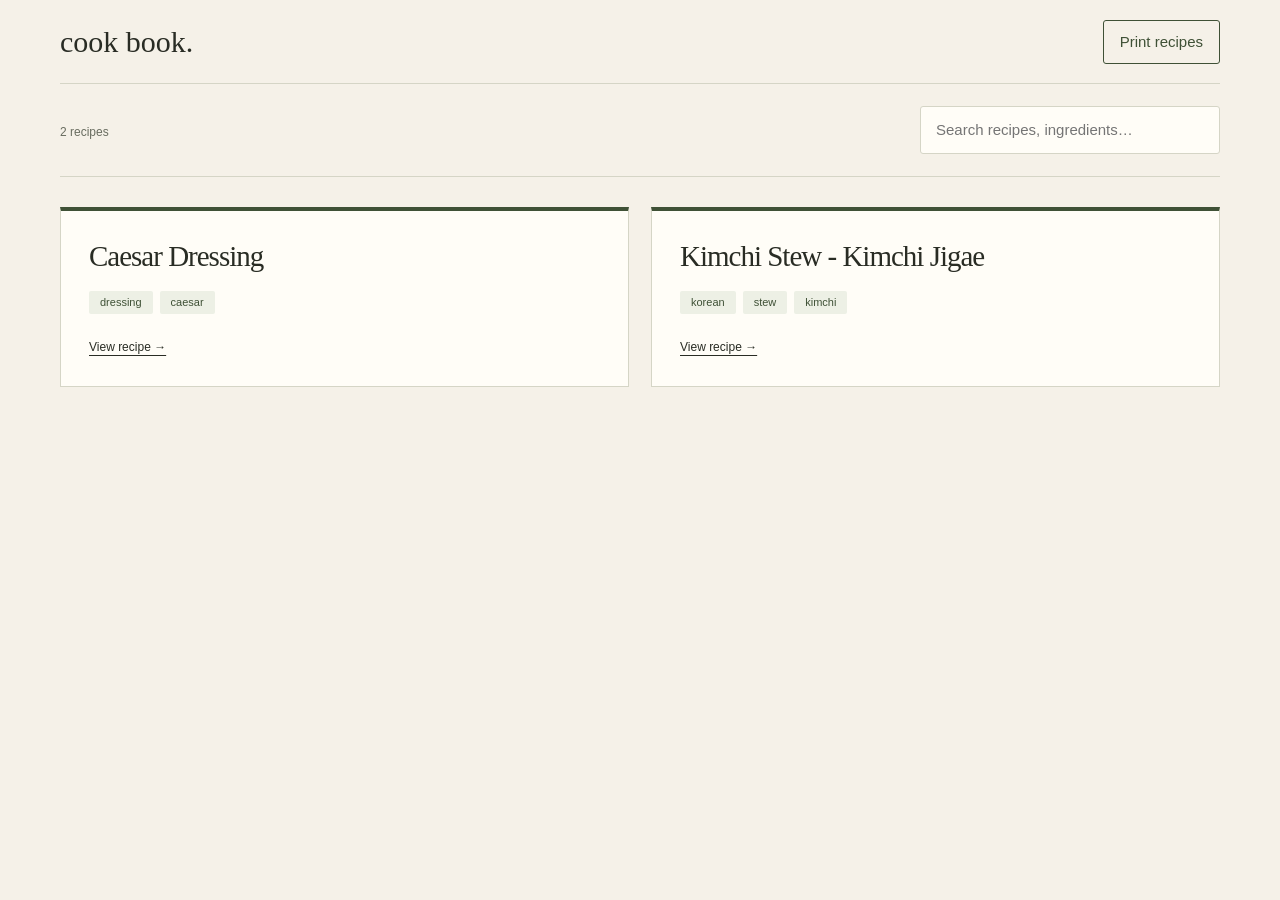
<file: index.html>
<!doctype html>
<html lang="en">
  <head>
    <meta charset="utf-8" />
    <meta name="viewport" content="width=device-width, initial-scale=1" />
    <meta name="description" content="Browse and search recipes." />
    <title>cook book.</title>
    <link rel="stylesheet" href="web/styles.css" />
    <script src="web/app.js" defer></script>
  </head>
  <body>
    <a class="skip" href="#recipes">Skip to recipes</a>
    <main>
      <header class="masthead">
        <h1>cook book.</h1>
        <button id="print" type="button" hidden>Print recipes</button>
      </header>
      <section aria-label="Recipe collection">
        <div class="collection-bar">
          <div class="collection-title">
            <a id="back" href="#recipes" hidden>← Back to recipes</a>
            <span id="count" role="status">2 recipe(s)</span>
          </div>
          <div id="search-controls" hidden>
            <label class="sr-only" for="search"
              >Search recipes, ingredients, or tags</label
            ><input
              id="search"
              type="search"
              placeholder="Search recipes, ingredients…"
              autocomplete="off"
            />
          </div>
        </div>
        <div id="recipes"><article class="recipe" id="Caesar%20Dressing" data-search="caesar dressing dressing caesar 1 lemon, zest and juice ½ cup finely grated parmesan (real parm, grate it yourself) ¼ cup mayonnaise 1 tablespoon dijon mustard 2 oil-packed anchovies, drained and finely chopped 2 garlic cloves, finely grated salt and freshly ground black pepper, to taste">
      <header class="recipe-header"><div><h2 tabindex="-1"><a href="#Caesar%20Dressing">Caesar Dressing</a></h2><div class="tags"><span class="tag">dressing</span><span class="tag">caesar</span></div></div>
      <a class="permalink" href="#Caesar%20Dressing" aria-label="Link to Caesar Dressing">Recipe link</a></header>
      <div class="recipe-body"><section class="ingredients"><h3>Ingredients <span>07</span></h3><ul><li><label><input type="checkbox"><span>1 lemon, zest and juice</span></label></li><li><label><input type="checkbox"><span>½ cup finely grated Parmesan (real parm, grate it yourself)</span></label></li><li><label><input type="checkbox"><span>¼ cup mayonnaise</span></label></li><li><label><input type="checkbox"><span>1 tablespoon Dijon mustard</span></label></li><li><label><input type="checkbox"><span>2 oil-packed anchovies, drained and finely chopped</span></label></li><li><label><input type="checkbox"><span>2 garlic cloves, finely grated</span></label></li><li><label><input type="checkbox"><span>Salt and freshly ground black pepper, to taste</span></label></li></ul></section>
      <div class="method"><section><h3>Instructions</h3><ol><li>Zest and juice the lemon into a bowl.</li><li>Add the Parmesan, mayonnaise, Dijon mustard, anchovies, and garlic.</li><li>Stir until smooth, then season with salt and plenty of freshly ground black pepper.</li></ol></section><section class="recipe-extra"><h3>Source</h3><p>Dressing component adapted from Roasted Cauliflower Caesar by Andy Baraghani, The New York Times, published May 13, 2025.</p><p><a href="https://cooking.nytimes.com/recipes/1026847-roasted-cauliflower-caesar">https://cooking.nytimes.com/recipes/1026847-roasted-cauliflower-caesar</a></p><p>The original complete dish serves 4; a separate dressing yield is not specified.</p></section></div></div></article>
<article class="recipe" id="Kimchi%20Stew%20%20-%20Kimchi%20Jigae" data-search="kimchi stew  - kimchi jigae korean stew kimchi kimchi, chopped protein (chicken, beef, pork, tuna) green onion, chopped seperate whites and greens gochujang gochugaru water or broth tofu fish sauce soy sauce sesame oil served with rice">
      <header class="recipe-header"><div><h2 tabindex="-1"><a href="#Kimchi%20Stew%20%20-%20Kimchi%20Jigae">Kimchi Stew  - Kimchi Jigae</a></h2><div class="tags"><span class="tag">korean</span><span class="tag">stew</span><span class="tag">kimchi</span></div></div>
      <a class="permalink" href="#Kimchi%20Stew%20%20-%20Kimchi%20Jigae" aria-label="Link to Kimchi Stew  - Kimchi Jigae">Recipe link</a></header>
      <div class="recipe-body"><section class="ingredients"><h3>Ingredients <span>11</span></h3><ul><li><label><input type="checkbox"><span>Kimchi, chopped</span></label></li><li><label><input type="checkbox"><span>Protein (Chicken, Beef, Pork, Tuna)</span></label></li><li><label><input type="checkbox"><span>Green Onion, Chopped seperate whites and greens</span></label></li><li><label><input type="checkbox"><span>Gochujang</span></label></li><li><label><input type="checkbox"><span>Gochugaru</span></label></li><li><label><input type="checkbox"><span>Water or Broth</span></label></li><li><label><input type="checkbox"><span>Tofu</span></label></li><li><label><input type="checkbox"><span>Fish Sauce</span></label></li><li><label><input type="checkbox"><span>Soy Sauce</span></label></li><li><label><input type="checkbox"><span>Sesame Oil</span></label></li><li><label><input type="checkbox"><span>Served with Rice</span></label></li></ul></section>
      <div class="method"><section><h3>Instructions</h3><ol><li>Preheat Pot with some neutral oil.</li><li>Add chopped kimchi and saute</li><li>Add protein and mix</li><li>Add gochujang and gochugaru to taste and mix</li><li>Add white part of chopped green onion</li><li>add tofu and mix</li><li>add water or broth mix</li><li>season to taste with soy sauce, fish sauce, and sesame oil</li><li>serve with rice</li></ol></section></div></div></article></div>
        <div id="empty" class="empty" hidden>
          <h2>No recipes found.</h2>
          <button id="clear" type="button">Clear search</button>
        </div>
      </section>
    </main>
  </body>
</html>
</file>
<file: web/styles.css>
@charset "UTF-8";
:root {
  --paper: #f5f1e8;
  --ink: #292c24;
  --muted: #696d60;
  --line: #d5d5c6;
  --green: #3f5136;
  --red: #aa452e;
  --white: #fffdf7;
}
* {
  box-sizing: border-box;
}
html {
  scroll-behavior: smooth;
}
body {
  margin: 0;
  background: var(--paper);
  color: var(--ink);
  font-family: "Avenir Next", Avenir, "Trebuchet MS", sans-serif;
  font-size: 15px;
  line-height: 1.6;
}
button,
input {
  font: inherit;
}
button,
a,
input {
  -webkit-tap-highlight-color: transparent;
}
a {
  color: inherit;
}
button {
  cursor: pointer;
  color: var(--green);
  background: transparent;
  border: 1px solid var(--green);
  padding: 9px 16px;
  border-radius: 3px;
}
button:hover {
  background: var(--green);
  color: var(--white);
}
:focus-visible {
  outline: 3px solid var(--red);
  outline-offset: 5px;
}
[hidden] {
  display: none !important;
}
main {
  width: min(1160px, calc(100% - 96px));
  margin: auto;
}
.masthead {
  min-height: 84px;
  display: flex;
  align-items: center;
  justify-content: space-between;
  gap: 20px;
  border-bottom: 1px solid var(--line);
}
h1,
h2,
h3 {
  font-family: Georgia, "Times New Roman", serif;
  font-weight: normal;
}
h1 {
  font-size: 30px;
  line-height: 1.2;
  margin: 0;
}
h1 em {
  color: var(--green);
}
.collection-bar {
  border-bottom: 1px solid var(--line);
  padding: 22px 0;
  display: flex;
  align-items: center;
  justify-content: space-between;
  gap: 20px;
}
.collection-title {
  font-size: 18px;
}
.collection-title span {
  font-size: 12px;
  color: var(--muted);
}
input[type="search"] {
  width: 300px;
  border: 1px solid var(--line);
  background: var(--white);
  border-radius: 3px;
  padding: 11px 15px;
  color: var(--ink);
}
.recipe {
  margin: 30px 0 52px;
  background: var(--white);
  border: 1px solid var(--line);
  border-top: 4px solid var(--green);
  scroll-margin-top: 20px;
}
.recipe-header {
  padding: 34px 38px 30px;
  display: flex;
  justify-content: space-between;
  align-items: center;
  gap: 24px;
  border-bottom: 1px solid var(--line);
}
h2 {
  font-size: 36px;
  line-height: 1.2;
  letter-spacing: -1px;
  margin: 0 0 17px;
}
.tags {
  display: flex;
  flex-wrap: wrap;
  gap: 7px;
}
.tag {
  font-size: 11px;
  color: var(--green);
  background: #edf0e5;
  padding: 3px 11px;
  border-radius: 2px;
}
.permalink {
  flex-shrink: 0;
  font-size: 12px;
  text-underline-offset: 4px;
}
h2 a {
  text-decoration: none;
}
h2 a:hover {
  color: var(--green);
  text-decoration: underline;
  text-underline-offset: 5px;
}
#back {
  font-size: 14px;
  color: var(--green);
  text-underline-offset: 4px;
}
@media screen {
  .browsing {
    display: grid;
    grid-template-columns: repeat(2, minmax(0, 1fr));
    gap: 22px;
    margin: 30px 0 52px;
  }
  .browsing .recipe {
    margin: 0;
  }
  .browsing .recipe-header {
    height: 100%;
    padding: 28px;
    flex-direction: column;
    align-items: flex-start;
    border-bottom: 0;
  }
  .browsing h2 {
    font-size: 29px;
  }
  .browsing .recipe-body {
    display: none;
  }
}
.recipe-body {
  display: grid;
  grid-template-columns: 34% 1fr;
}
h3 {
  font-size: 27px;
  letter-spacing: -0.5px;
  margin: 0 0 5px;
}
h3 span {
  font-family: "Avenir Next", sans-serif;
  font-size: 12px;
  color: var(--muted);
  float: right;
  padding-top: 10px;
}
.ingredients {
  padding: 29px 32px 38px;
  background: #f0f1e6;
  border-right: 1px solid var(--line);
}
.ingredients ul {
  list-style: none;
  margin: 16px 0 0;
  padding: 0;
}
.ingredients li + li {
  border-top: 1px solid #dcdfd1;
}
.ingredients label {
  display: flex;
  align-items: baseline;
  gap: 12px;
  padding: 10px 0;
  cursor: pointer;
  font-size: 14px;
}
.ingredients input {
  accent-color: var(--green);
  flex-shrink: 0;
  width: 16px;
  height: 16px;
  margin: 0;
  position: relative;
  top: 3px;
}
.ingredients input:checked + span {
  text-decoration: line-through;
  color: var(--muted);
}
.method {
  padding: 29px 38px 38px;
}
.recipe-body a {
  color: var(--green);
  text-underline-offset: 3px;
  overflow-wrap: anywhere;
}
.recipe-body > *,
.recipe-header > * {
  min-width: 0;
}
.recipe-extra {
  margin-top: 28px;
  padding-top: 24px;
  border-top: 1px solid var(--line);
}
.recipe-extra p {
  margin: 12px 0 0;
  overflow-wrap: anywhere;
}
.method ol {
  list-style: none;
  counter-reset: step;
  padding: 0;
  margin: 22px 0 0;
}
.method li {
  counter-increment: step;
  display: flex;
  gap: 20px;
  padding: 13px 0;
  border-bottom: 1px solid #e8e7df;
}
.method li:last-child {
  border: 0;
}
.method li:before {
  content: counter(step, decimal-leading-zero);
  font-family: Georgia, serif;
  color: var(--red);
  font-size: 20px;
  min-width: 26px;
  line-height: 1.25;
}
.empty {
  padding: 70px 20px;
  text-align: center;
}
.empty h2 {
  font-size: 30px;
}
.sr-only,
.skip:not(:focus) {
  position: absolute;
  width: 1px;
  height: 1px;
  overflow: hidden;
  clip-path: inset(50%);
}
.skip:focus {
  position: absolute;
  top: 10px;
  left: 10px;
  background: var(--white);
  padding: 10px;
  z-index: 2;
}
@media (max-width: 760px) {
  .browsing {
    grid-template-columns: 1fr;
    margin-top: 22px;
  }
  main {
    width: calc(100% - 36px);
  }
  .masthead {
    min-height: 80px;
  }
  h1 {
    letter-spacing: -2px;
  }
  .collection-bar {
    align-items: stretch;
    flex-direction: column;
    gap: 12px;
  }
  input[type="search"] {
    width: 100%;
  }
  .recipe-header {
    padding: 25px 22px;
    align-items: flex-start;
    flex-direction: column;
    gap: 18px;
  }
  h2 {
    font-size: 29px;
  }
  .recipe-body {
    grid-template-columns: 1fr;
  }
  .ingredients {
    border-right: 0;
    border-bottom: 1px solid var(--line);
    padding: 25px 22px;
  }
  .method {
    padding: 25px 22px;
  }
  .recipe {
    margin-top: 22px;
  }
}

@media (prefers-reduced-motion: reduce) {
  html {
    scroll-behavior: auto;
  }
}
@media print {
  body {
    background: white;
    font-size: 12px;
  }
  .masthead,
  .collection-bar,
  .permalink,
  .skip {
    display: none !important;
  }
  main {
    width: 100%;
  }
  .recipe {
    margin: 0 0 30px;
    break-after: page;
    border: 0;
  }
  .recipe-header {
    padding: 0 0 20px;
  }
  .recipe-body {
    grid-template-columns: 32% 1fr;
  }
  .ingredients,
  .method {
    padding: 20px;
    background: white;
  }
  .ingredients {
    padding-left: 0;
  }
  .ingredients input:checked + span {
    text-decoration: none;
    color: var(--ink);
  }
  .method li,
  .ingredients li {
    break-inside: avoid;
  }
  h2 {
    font-size: 28px;
  }
}
</file>
